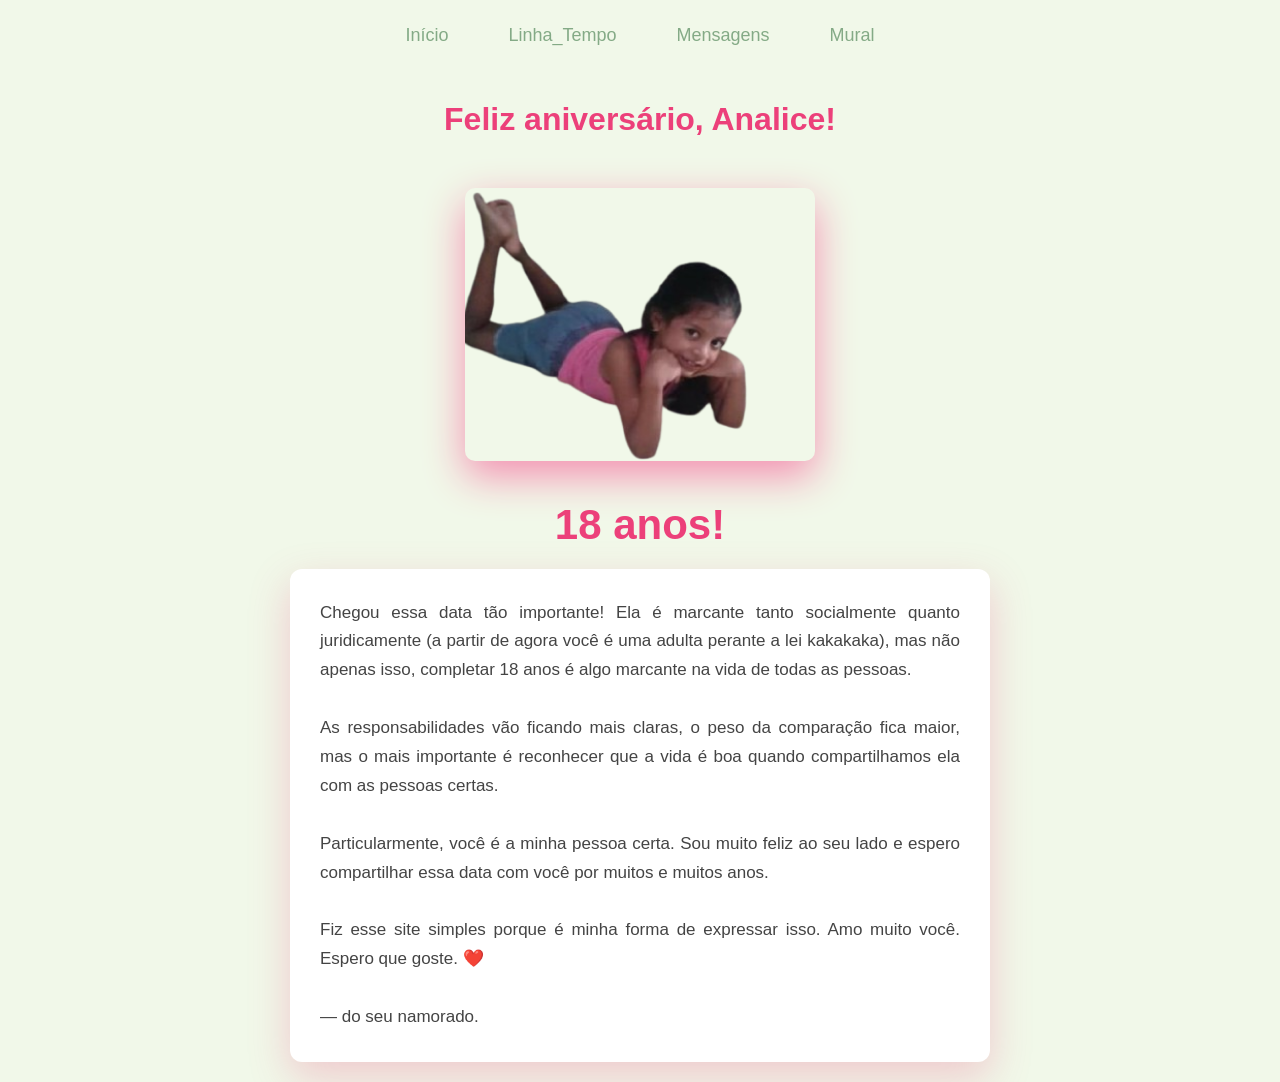
<file: index.html>
<!DOCTYPE html>
<html lang="pt-br">
<head>
    <meta charset="UTF-8">
    <meta name="viewport" content="width=device-width, initial-scale=1.0">

    <link rel="icon" href="imagens/Captura de tela 2026-03-07 171534.png">
    <link rel="stylesheet" href="header.css">
    <link rel="stylesheet" href="style.css">
    <link rel="stylesheet" href="home.css">


    <title>Feliz Aniversário Lindona</title>

</head>
<body> 
   <header>
    <nav>
        <ul id="nav_list">
            <li class="nav-item active"><a href="index.html">Início</a></li>
            <li class="nav-item"><a href="linhaTempo.html">Linha_Tempo</a></li>
            <li class="nav-item"><a href="MensagensEspeciais.html">Mensagens</a></li>
            <li><a href="mural.html">Mural</a></li>
        </ul>
    </nav>
</header>


<main>

    <h1 class="titulo-aniversario">Feliz aniversário, Analice!</h1> 

    <section id="home">
        <img src="imagens/Analice deitada.png" alt="">
    </section>


    <section class="mensagem-container">

    <h1 id="titulo-18">18 anos!</h1>

    <section id="texto-principal">
        <p>
        Chegou essa data tão importante! Ela é marcante tanto socialmente quanto juridicamente 
        (a partir de agora você é uma adulta perante a lei kakakaka), mas não apenas isso, 
        completar 18 anos é algo marcante na vida de todas as pessoas.  

        <br><br>

        As responsabilidades vão ficando mais claras, o peso da comparação fica maior, 
        mas o mais importante é reconhecer que a vida é boa quando compartilhamos ela 
        com as pessoas certas.

        <br><br>

        Particularmente, você é a minha pessoa certa. Sou muito feliz ao seu lado e espero 
        compartilhar essa data com você por muitos e muitos anos.

        <br><br>

        Fiz esse site simples porque é minha forma de expressar isso.  
        Amo muito você. Espero que goste. ❤️  
        <br><br>
        — do seu namorado.
        </p>
    </section>

</section>
</main>





</body>
</html>
</file>
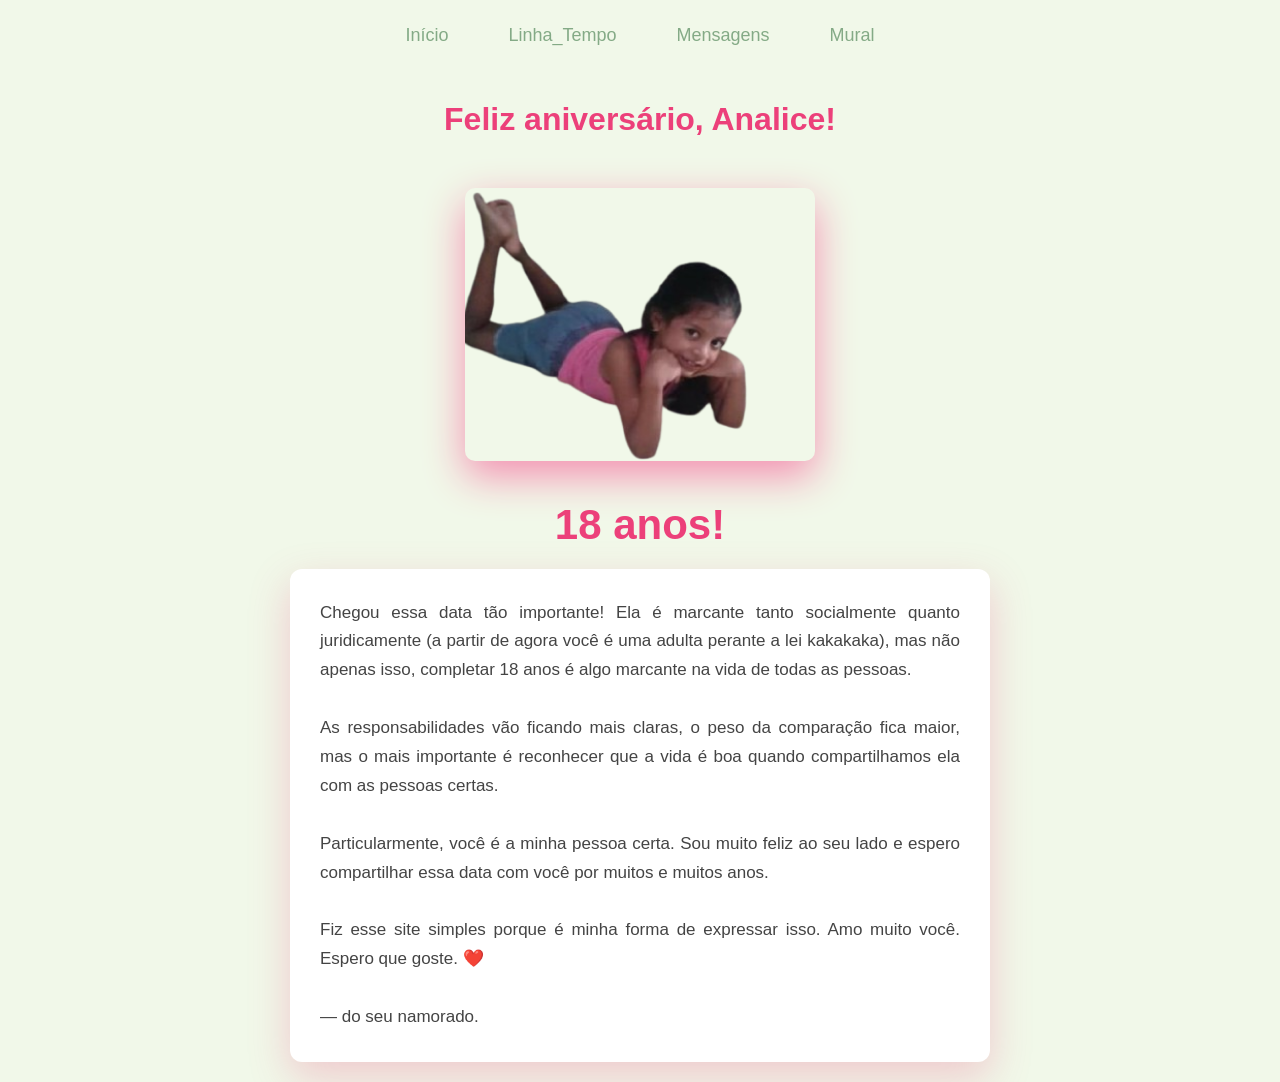
<file: home.html>
<!DOCTYPE html>
<html lang="pt-br">
<head>
    <meta charset="UTF-8">
    <meta name="viewport" content="width=device-width, initial-scale=1.0">

    <link rel="icon" href="imagens/Captura de tela 2026-03-07 171534.png">
    <link rel="stylesheet" href="header.css">
    <link rel="stylesheet" href="style.css">
    <link rel="stylesheet" href="home.css">


    <title>Feliz Aniversário Lindona</title>

</head>
<body> 
   <header>
    <nav>
        <ul id="nav_list">
            <li class="nav-item active"><a href="home.html">Início</a></li>
            <li class="nav-item"><a href="linhaTempo.html">Linha_Tempo</a></li>
            <li class="nav-item"><a href="MensagensEspeciais.html">Mensagens</a></li>
            <li><a href="mural.html">Mural</a></li>
        </ul>
    </nav>
</header>


<main>

    <h1 class="titulo-aniversario">Feliz aniversário, Analice!</h1> 

    <section id="home">
        <img src="imagens/Analice deitada.png" alt="">
    </section>


    <section class="mensagem-container">

    <h1 id="titulo-18">18 anos!</h1>

    <section id="texto-principal">
        <p>
        Chegou essa data tão importante! Ela é marcante tanto socialmente quanto juridicamente 
        (a partir de agora você é uma adulta perante a lei kakakaka), mas não apenas isso, 
        completar 18 anos é algo marcante na vida de todas as pessoas.  

        <br><br>

        As responsabilidades vão ficando mais claras, o peso da comparação fica maior, 
        mas o mais importante é reconhecer que a vida é boa quando compartilhamos ela 
        com as pessoas certas.

        <br><br>

        Particularmente, você é a minha pessoa certa. Sou muito feliz ao seu lado e espero 
        compartilhar essa data com você por muitos e muitos anos.

        <br><br>

        Fiz esse site simples porque é minha forma de expressar isso.  
        Amo muito você. Espero que goste. ❤️  
        <br><br>
        — do seu namorado.
        </p>
    </section>

</section>
</main>





</body>
</html>
</file>
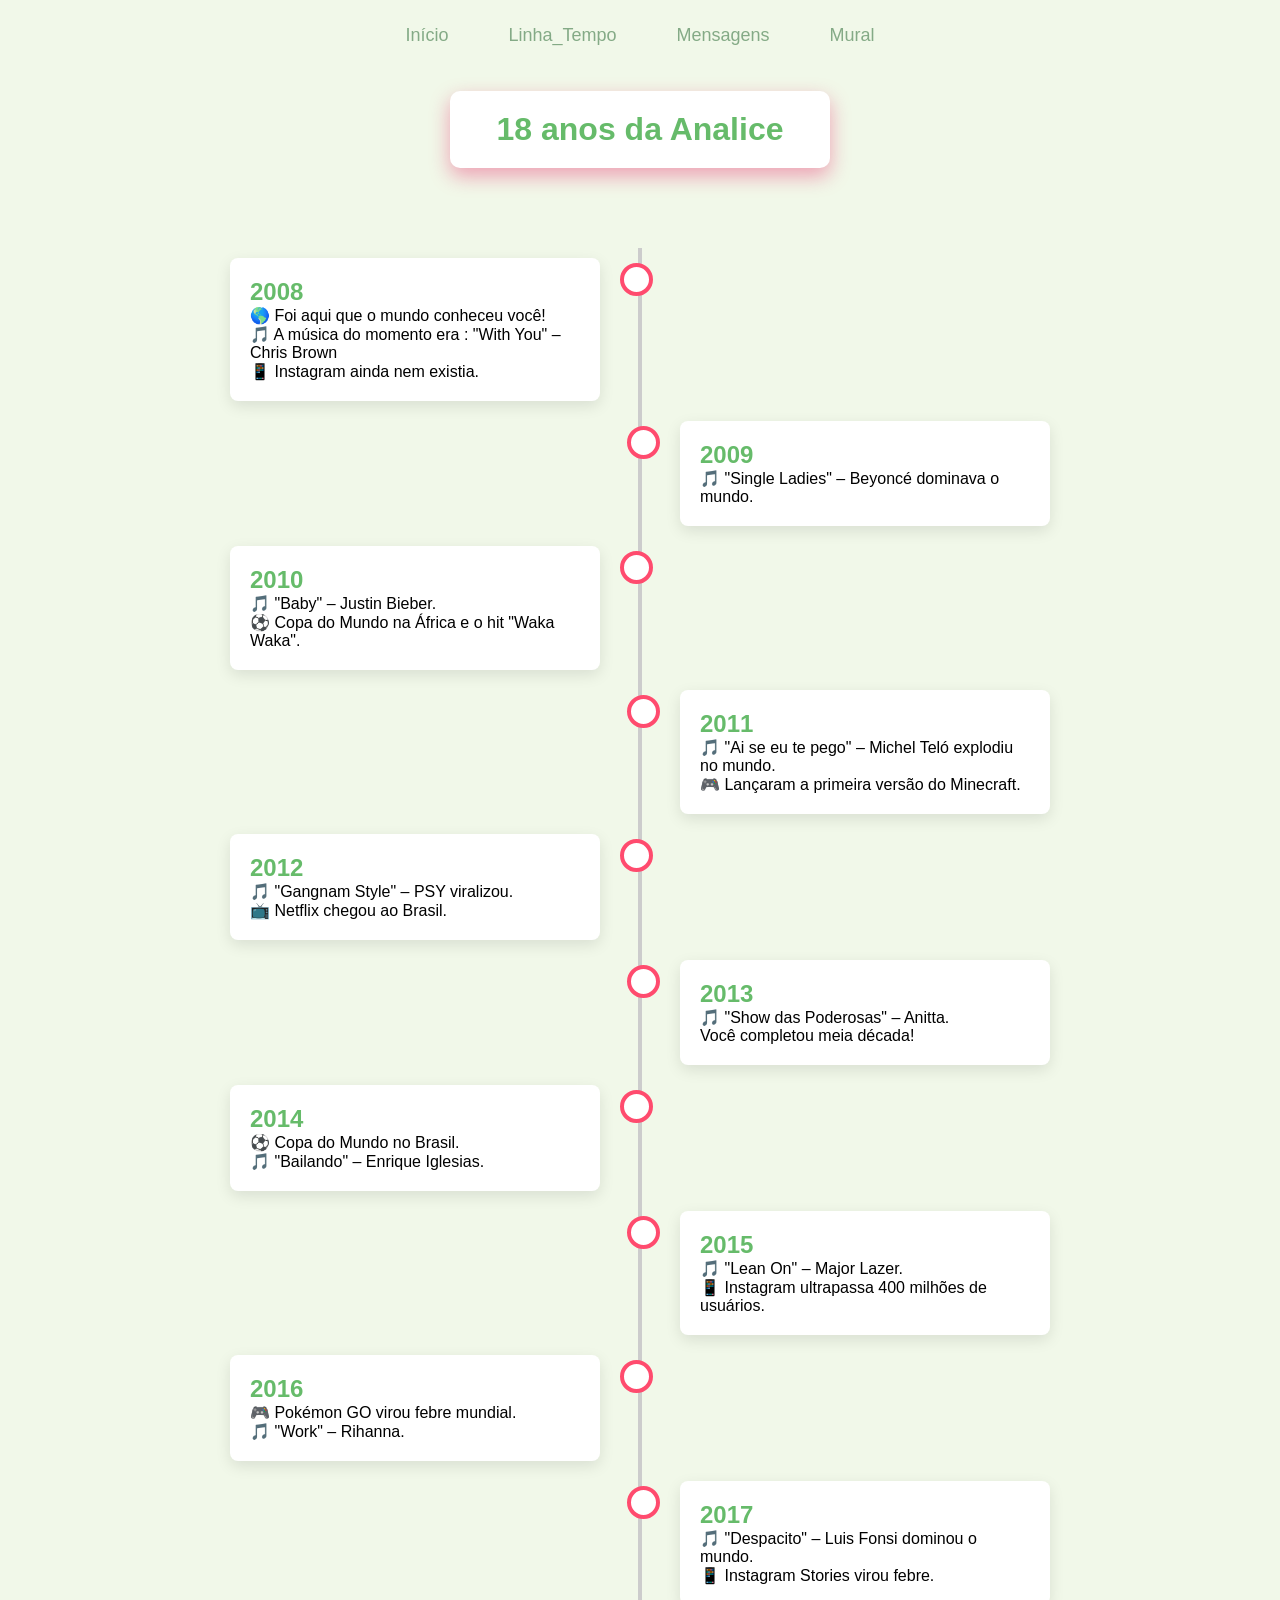
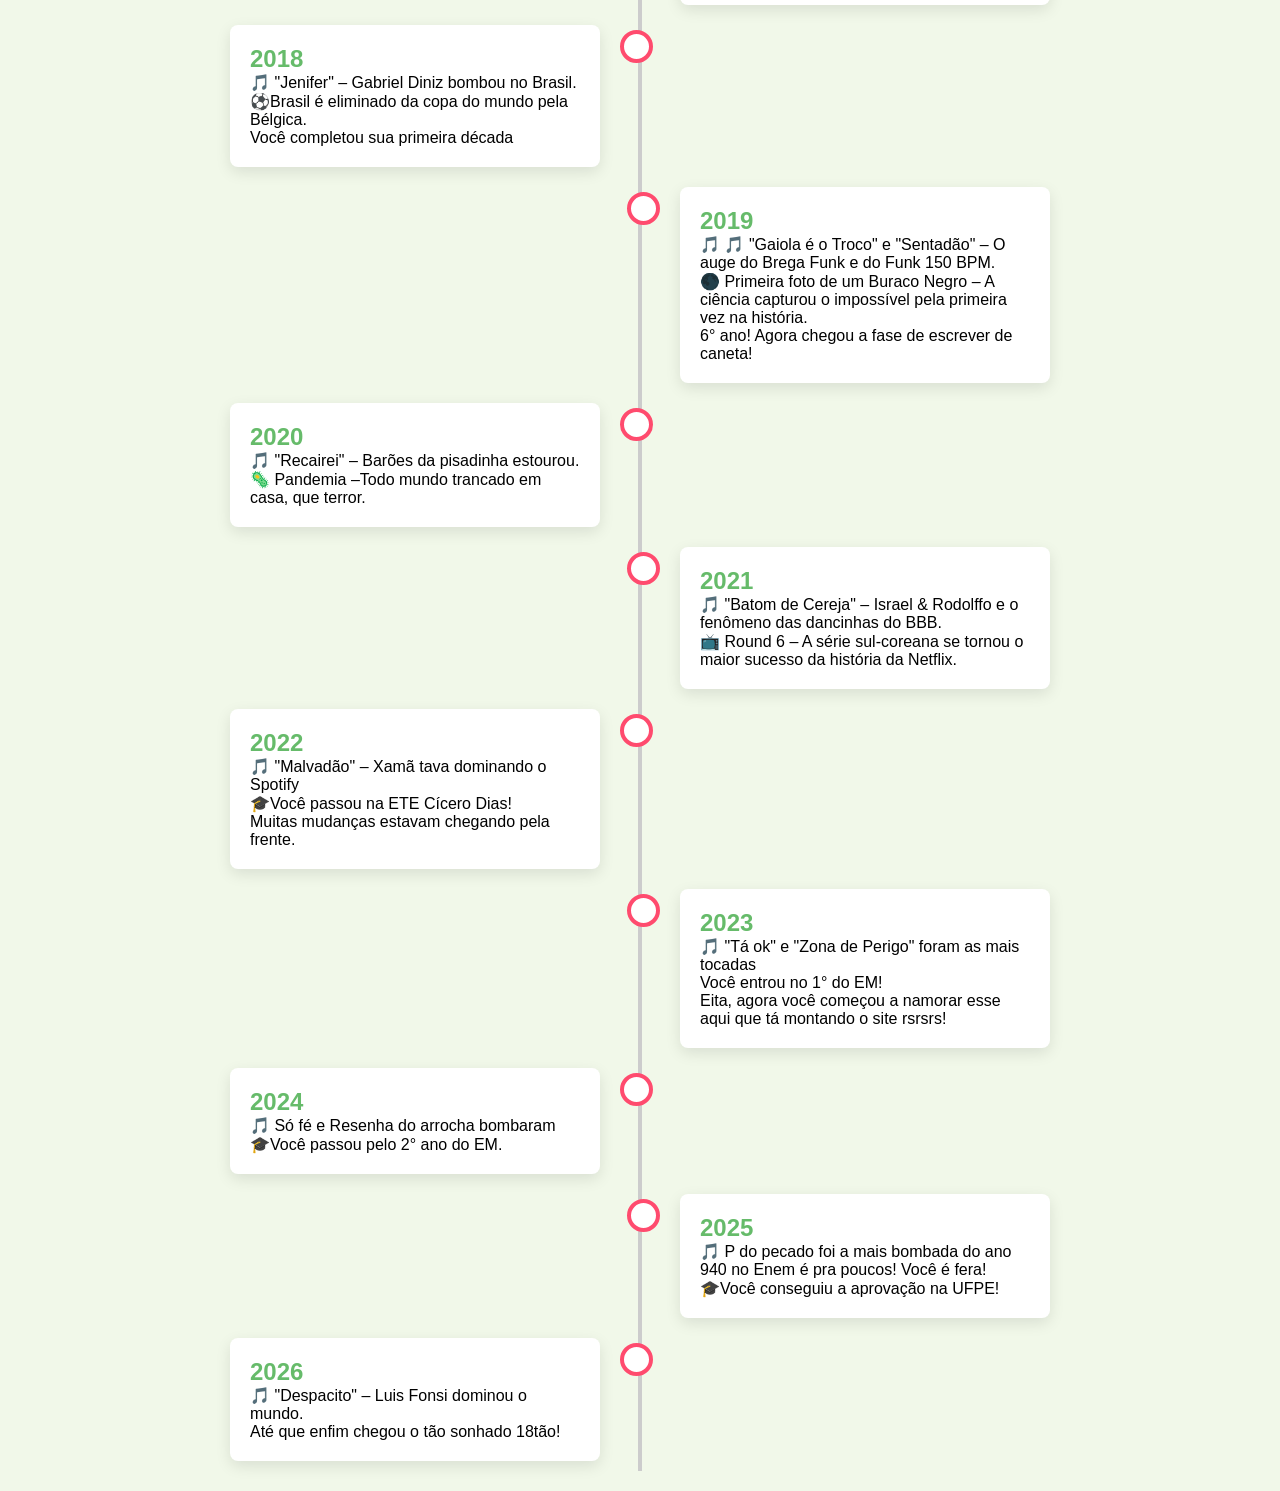
<file: linhaTempo.html>
<!DOCTYPE html>
<html lang="pt-br">
<head>
    <meta charset="UTF-8">
    <meta name="viewport" content="width=device-width, initial-scale=1.0">

    <link rel="icon" href="imagens/Captura de tela 2026-03-07 171534.png">
    <link rel="stylesheet" href="header.css">
    <link rel="stylesheet" href="style.css">
    <link rel="stylesheet" href="home.css">
    <link rel="stylesheet" href="linhadotempo.css">


    <title>Feliz Aniversário Lindona</title>

</head>
<body> 
   <header>
    <nav>
        <ul id="nav_list">
            <li class="nav-item active"><a href="index.html">Início</a></li>
            <li class="nav-item"><a href="linhaTempo.html">Linha_Tempo</a></li>
            <li class="nav-item"><a href="MensagensEspeciais.html">Mensagens</a></li>
            <li><a href="mural.html">Mural</a></li>
        </ul>
    </nav>
</header>


<main>
 

    <div class="titulo-container">
        <h1 id="Titulo">18 anos da Analice</h1>
    </div>
       <section class="timeline">

    <div class="container left">
        <div class="content">
            <h2>2008</h2>
            <p>🌎 Foi aqui que o mundo conheceu você!</p>
            <p>🎵 A música do momento era   : "With You" – Chris Brown</p>
            <p>📱 Instagram ainda nem existia.</p>
        </div>
    </div>

    <div class="container right">
        <div class="content">
            <h2>2009</h2>
            <p>🎵 "Single Ladies" – Beyoncé dominava o mundo.</p>
        </div>
    </div>

    <div class="container left">
        <div class="content">
            <h2>2010</h2>
            <p>🎵 "Baby" – Justin Bieber.</p>
            <p>⚽ Copa do Mundo na África e o hit "Waka Waka".
        </div>
    </div>

    <div class="container right">
        <div class="content">
            <h2>2011</h2>
            <p>🎵 "Ai se eu te pego" – Michel Teló explodiu no mundo.</p>
            <p>🎮 Lançaram a primeira versão do Minecraft.</p>
        </div>
    </div>

    <div class="container left">
        <div class="content">
            <h2>2012</h2>
            <p>🎵 "Gangnam Style" – PSY viralizou.</p>
            <p>📺 Netflix chegou ao Brasil.</p>
        </div>
    </div>

    <div class="container right">
        <div class="content">
            <h2>2013</h2>
            <p>🎵 "Show das Poderosas" – Anitta.</p>
            <p>   Você completou meia década!</p>
        </div>
    </div>

    <div class="container left">
        <div class="content">
            <h2>2014</h2>
            <p>⚽ Copa do Mundo no Brasil.</p>
            <p>🎵 "Bailando" – Enrique Iglesias.</p>
        </div>
    </div>

    <div class="container right">
        <div class="content">
            <h2>2015</h2>
            <p>🎵 "Lean On" – Major Lazer.</p>
            <p>📱 Instagram ultrapassa 400 milhões de usuários.</p>
        </div>
    </div>

    <div class="container left">
        <div class="content">
            <h2>2016</h2>
            <p>🎮 Pokémon GO virou febre mundial.</p>
            <p>🎵 "Work" – Rihanna.</p>
        </div>
    </div>

    <div class="container right">
        <div class="content">
            <h2>2017</h2>
            <p>🎵 "Despacito" – Luis Fonsi dominou o mundo.</p>
            <p>📱 Instagram Stories virou febre.</p>
        </div>
    </div>

    <div class="container left">
        <div class="content">
            <h2>2018</h2>
            <p>🎵 "Jenifer" – Gabriel Diniz bombou no Brasil.</p>
            <p>⚽Brasil é eliminado da copa do mundo pela Bélgica.</p>
            <p>Você completou sua primeira década</p>
        </div>
    </div>


    <div class="container right">
        <div class="content">
            <h2>2019</h2>
            <p>🎵 🎵 "Gaiola é o Troco" e "Sentadão" – O auge do Brega Funk e do Funk 150 BPM.</p>
            <p>🌑 Primeira foto de um Buraco Negro – A ciência capturou o impossível pela primeira vez na história.</p>
            <p>6° ano! Agora chegou a fase de escrever de caneta!</p>
        </div>
    </div>


    <div class="container left">
        <div class="content">
            <h2>2020</h2>
            <p>🎵 "Recairei" – Barões da pisadinha estourou.</p>
            <p>🦠 Pandemia –Todo mundo trancado em casa, que terror.</p>
        </div>
    </div>


    <div class="container right">
        <div class="content">
            <h2>2021</h2>
            <p>🎵 "Batom de Cereja" – Israel & Rodolffo e o fenômeno das dancinhas do BBB.</p>
            <p>📺 Round 6 – A série sul-coreana se tornou o maior sucesso da história da Netflix.</p>
        </div>
    </div>


    <div class="container left">
        <div class="content">
            <h2>2022</h2>
            <p>🎵 "Malvadão" – Xamã tava dominando o Spotify</p>
            <p>🎓Você passou na ETE Cícero Dias!</p>
            <p>Muitas mudanças estavam chegando pela frente.</p>
        </div>
    </div>


    <div class="container right">
        <div class="content">
            <h2>2023</h2>
            <p>🎵 "Tá ok" e "Zona de Perigo" foram as mais tocadas</p>
            <p>Você entrou no 1° do EM!</p>
            <p>Eita, agora você começou a namorar esse aqui que tá montando o site rsrsrs!</p>
        </div>
    </div>


    <div class="container left">
        <div class="content">
            <h2>2024</h2>
            <p>🎵 Só fé e Resenha do arrocha bombaram</p>
            <p>🎓Você passou pelo 2° ano do EM.</p>
        </div>
    </div>


    <div class="container right">
        <div class="content">
            <h2>2025</h2>
            <p>🎵 P do pecado foi a mais bombada do ano</p>
            <p>940 no Enem é pra poucos! Você é fera!</p>
            <p>🎓Você conseguiu a aprovação na UFPE!</p>
        </div>
    </div>


    <div class="container left">
        <div class="content">
            <h2>2026</h2>
            <p>🎵 "Despacito" – Luis Fonsi dominou o mundo.</p>
            <p>Até que enfim chegou o tão sonhado 18tão!</p>
        </div>
    </div>



</section>


</main>





</body>
</html>
</file>
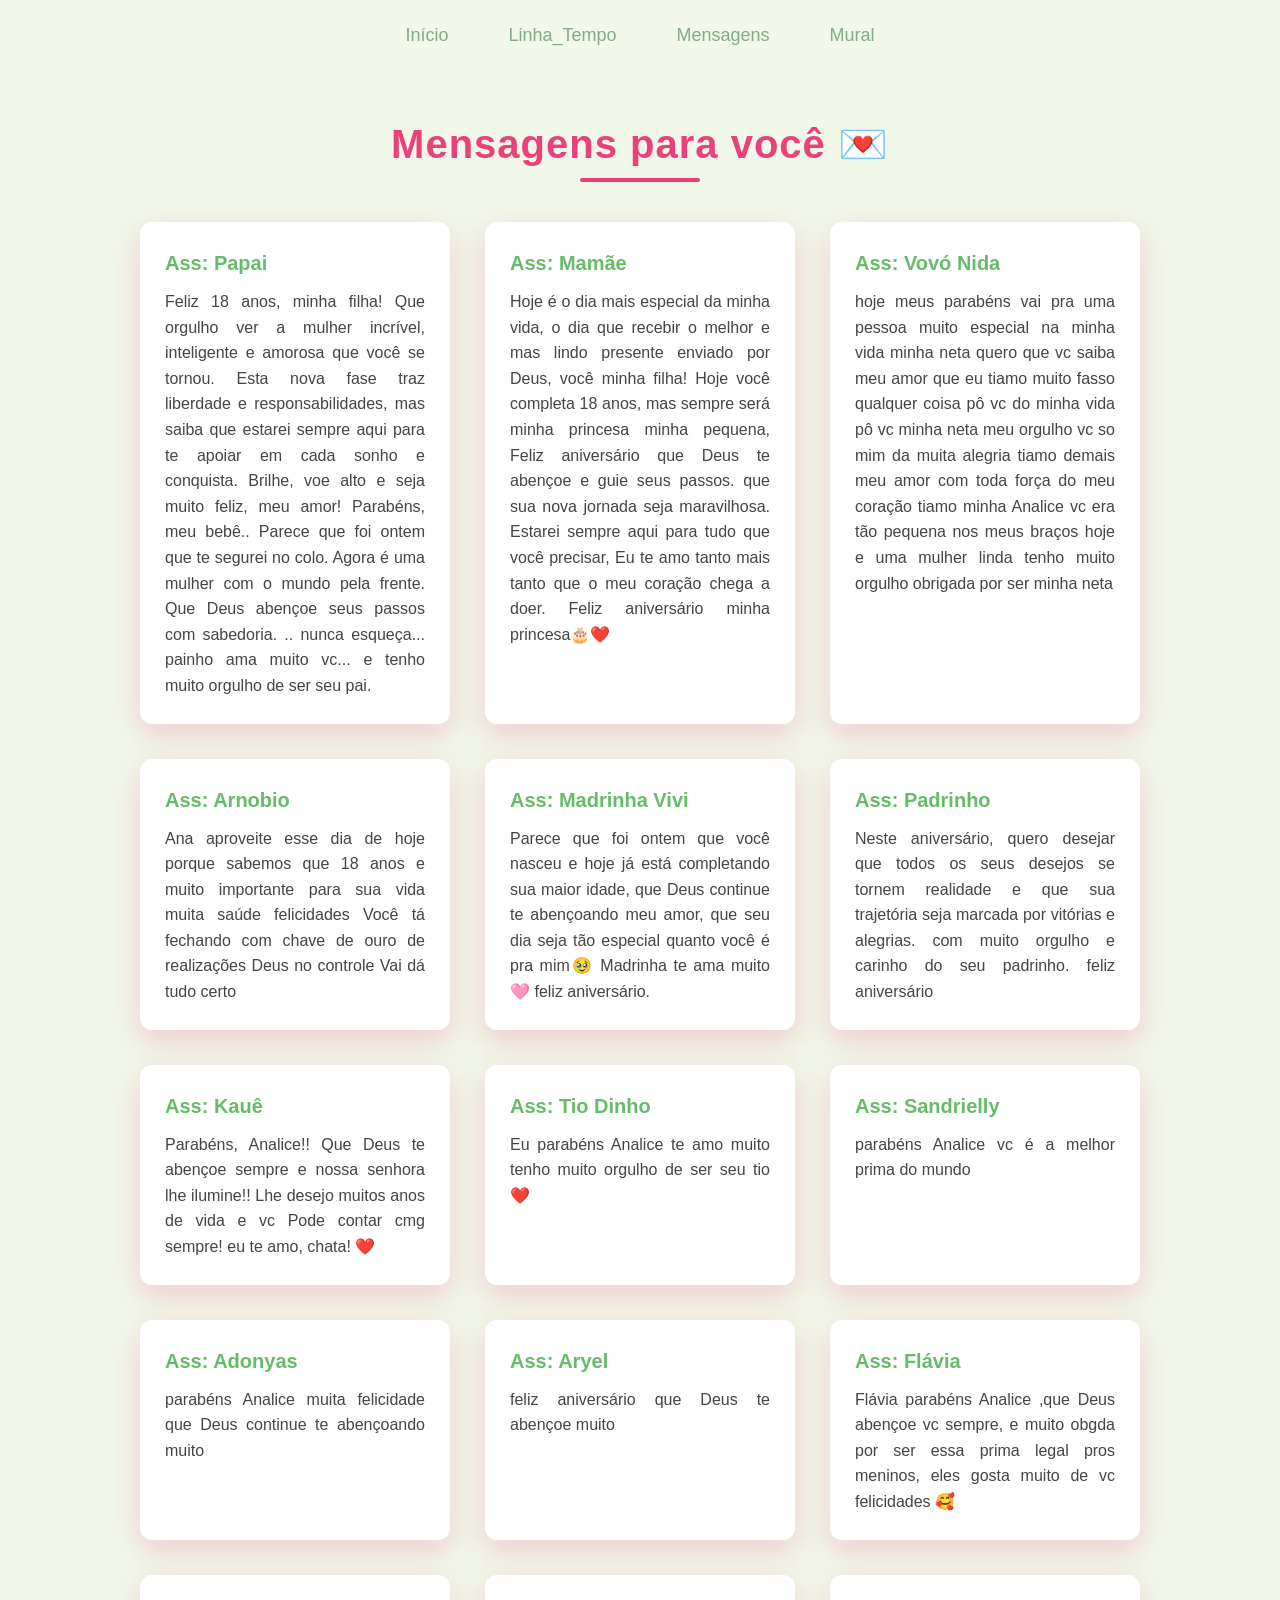
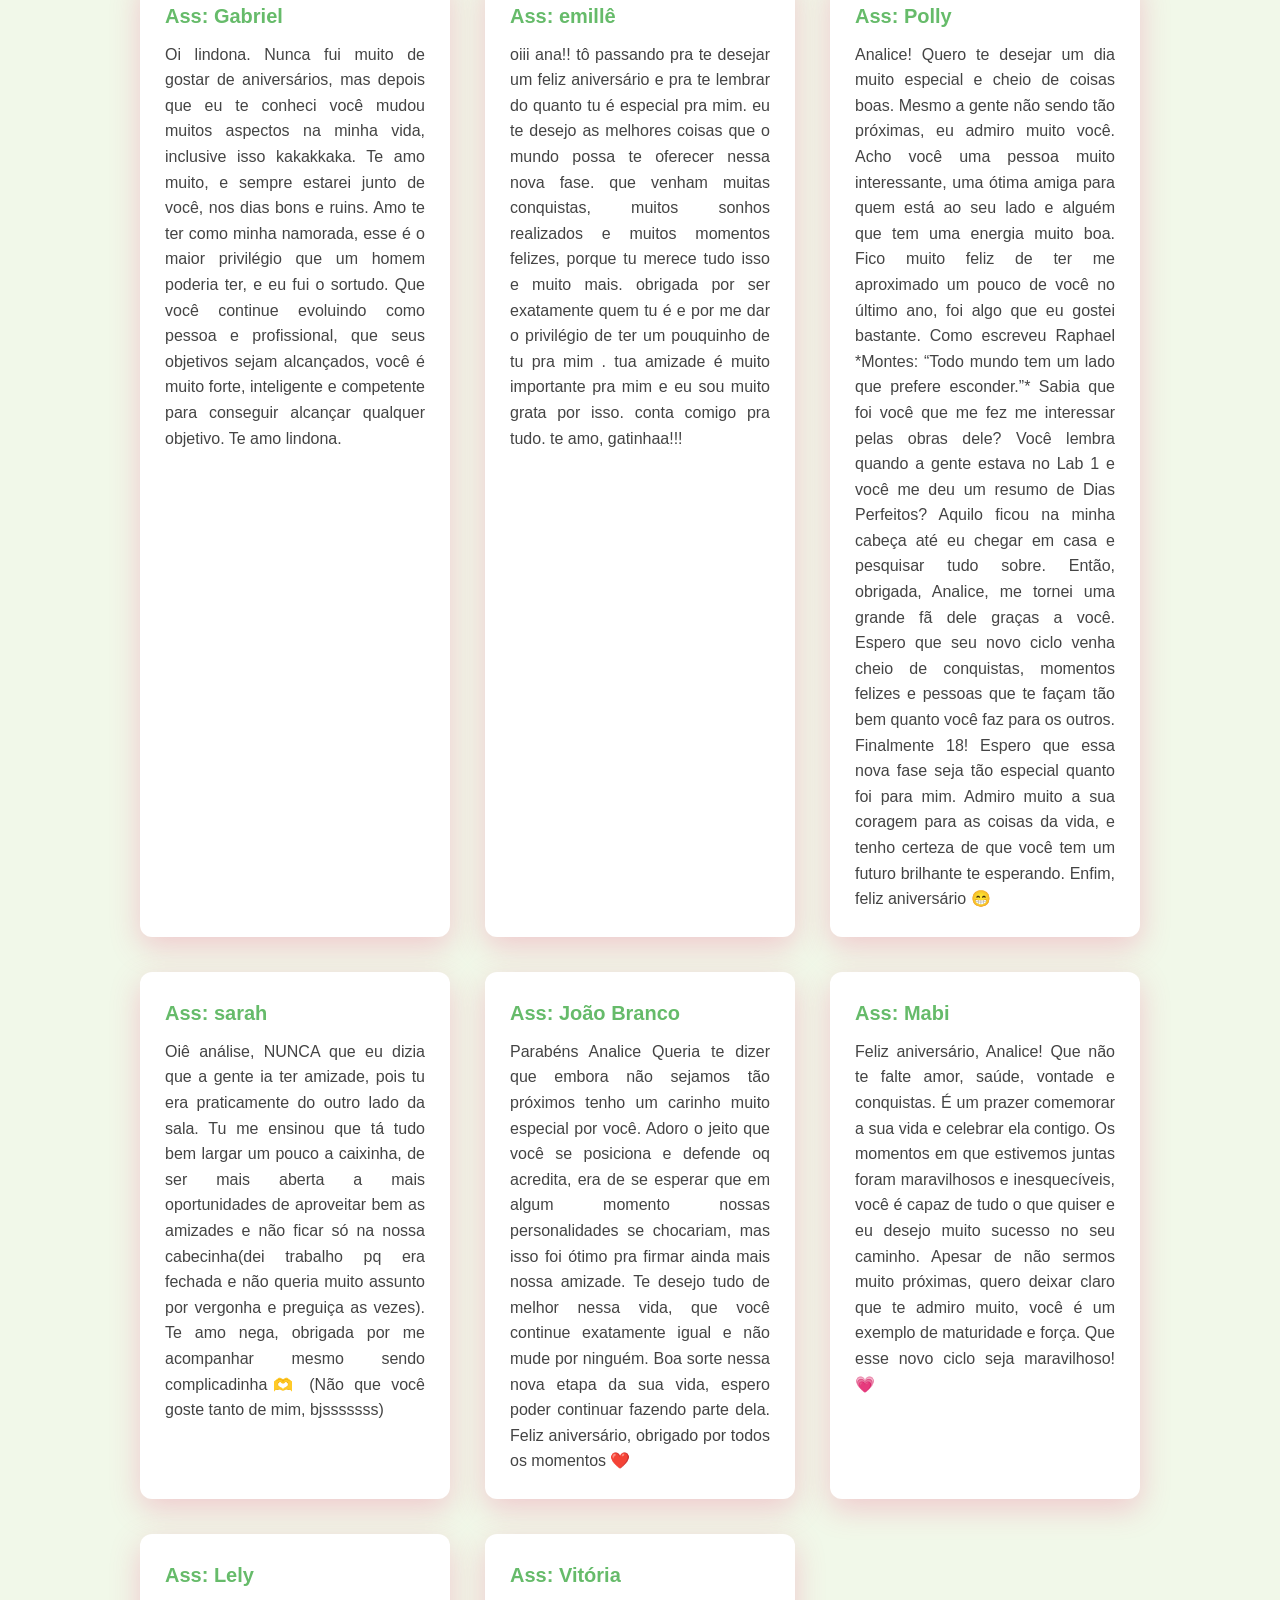
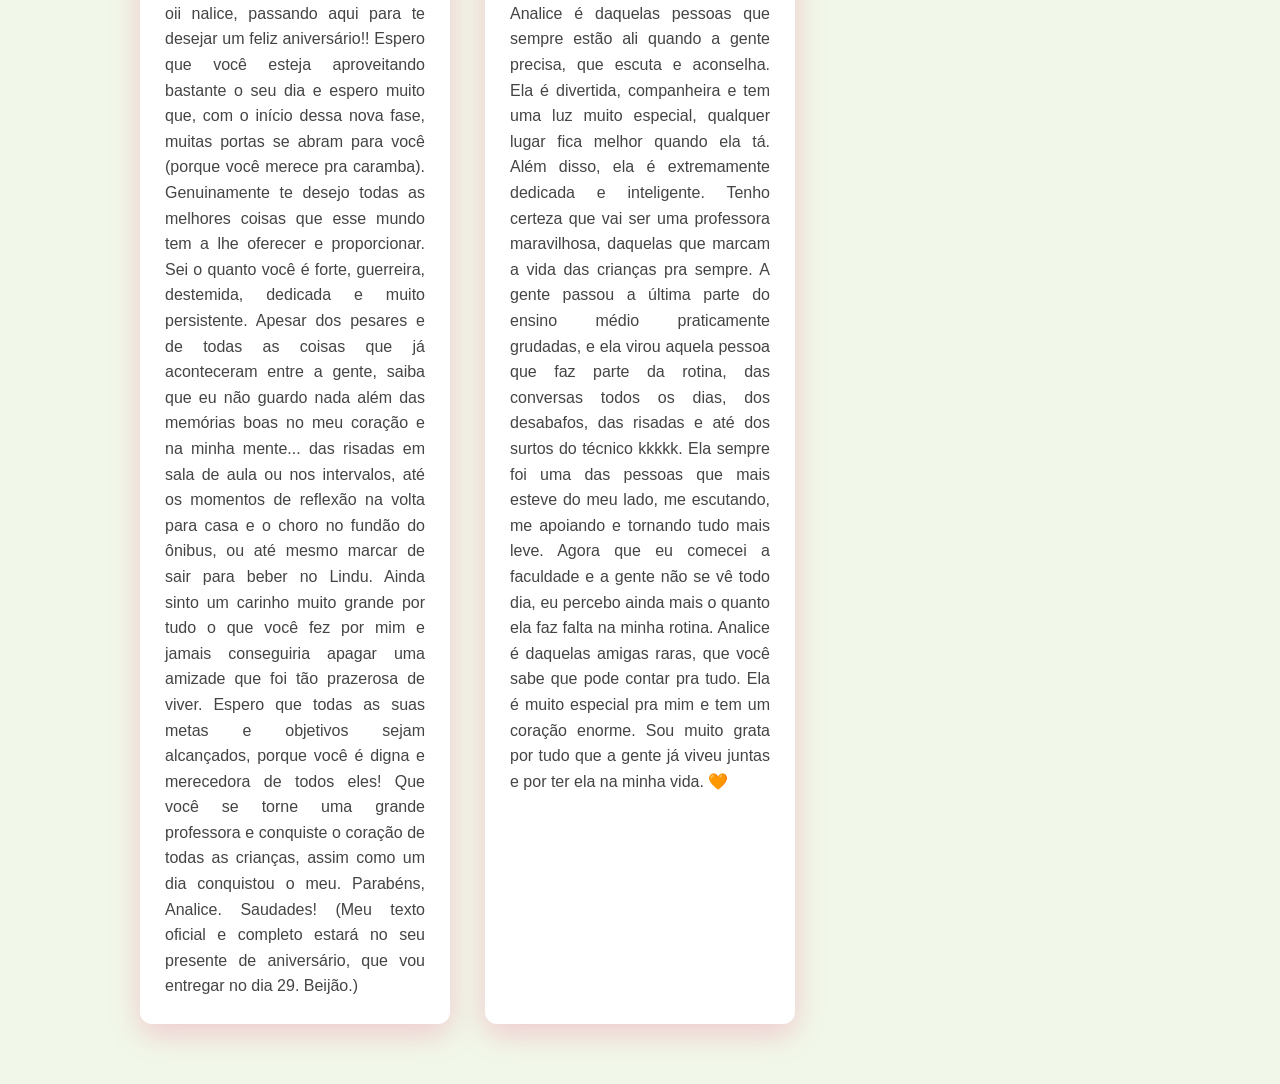
<file: MensagensEspeciais.html>
<!DOCTYPE html>
<html lang="pt-br">
<head>
    <meta charset="UTF-8">
    <meta name="viewport" content="width=device-width, initial-scale=1.0">

    <link rel="icon" href="imagens/Captura de tela 2026-03-07 171534.png">
    <link rel="stylesheet" href="header.css">
    <link rel="stylesheet" href="style.css">
    <link rel="stylesheet" href="home.css">
    <link rel="stylesheet" href="mensagens.css">


    <title>Feliz Aniversário Lindona</title>

</head>
<body> 
   <header>
    <nav>
        <ul id="nav_list">
            <li class="nav-item active"><a href="index.html">Início</a></li>
            <li class="nav-item"><a href="linhaTempo.html">Linha_Tempo</a></li>
            <li class="nav-item"><a href="MensagensEspeciais.html">Mensagens</a></li>
            <li><a href="mural.html">Mural</a></li>
        </ul>
    </nav>
</header>

<main>

<h1 class="titulo-mensagens">Mensagens para você 💌</h1>

<section class="mensagens-container">

<div class="card-mensagem">
<h2>Ass: Papai</h2>
<p>
Feliz 18 anos, minha filha! Que orgulho ver a mulher incrível, inteligente e amorosa que você se tornou. Esta nova fase traz liberdade e responsabilidades, mas saiba que estarei sempre aqui para te apoiar em cada sonho e conquista. Brilhe, voe alto e seja muito feliz, meu amor! Parabéns, meu bebê.. Parece que foi ontem que te segurei no colo. Agora é uma mulher com o mundo pela frente. Que Deus abençoe seus passos com sabedoria. .. nunca esqueça... painho ama muito vc... e tenho muito orgulho de ser seu pai.
</p>
</div>

<div class="card-mensagem">
<h2>Ass: Mamãe</h2>
<p>
Hoje é o dia mais especial da minha vida, o dia que recebir o melhor e mas lindo presente enviado por Deus, você minha filha! Hoje você completa 18 anos, mas sempre será minha princesa minha pequena, Feliz aniversário  que Deus te abençoe e guie seus passos. que sua nova jornada seja maravilhosa. Estarei sempre aqui para tudo que você precisar, Eu te amo tanto mais tanto que o meu coração chega a doer. Feliz aniversário minha princesa🎂❤️
</p>
</div>

<div class="card-mensagem">
<h2>Ass: Vovó Nida</h2>
<p>
hoje meus parabéns vai pra uma pessoa muito especial na minha vida minha neta quero que vc saiba meu amor que eu tiamo muito fasso qualquer coisa pô vc do minha vida pô vc minha neta meu orgulho vc so mim da muita alegria tiamo demais meu amor com toda força do meu coração tiamo minha Analice  vc era tão pequena nos meus braços hoje e uma mulher linda tenho muito orgulho obrigada por ser minha neta
</p>
</div>

<div class="card-mensagem">
<h2>Ass: Arnobio</h2>
<p>
Ana aproveite esse dia de hoje porque sabemos que 18 anos e muito importante para sua vida muita saúde felicidades 
Você tá fechando com chave de ouro de realizações 
Deus no controle 
Vai dá tudo certo
</p>
</div>


<div class="card-mensagem">
<h2>Ass: Madrinha Vivi</h2>
<p>
Parece que foi ontem que você nasceu e hoje já está completando sua maior idade, que Deus continue te abençoando meu amor, que seu dia seja tão especial quanto você é pra mim🥹 Madrinha te ama muito 🩷 feliz aniversário.
</p>
</div>
<div class="card-mensagem">
<h2>Ass: Padrinho</h2>
<p>
Neste aniversário, quero desejar que todos os seus desejos se tornem realidade e que sua trajetória seja marcada por vitórias e alegrias. com muito orgulho e carinho do seu padrinho. feliz aniversário
</p>
</div>

<div class="card-mensagem">
<h2>Ass: Kauê</h2>
<p>
Parabéns, Analice!! Que Deus te abençoe sempre e nossa senhora lhe ilumine!! Lhe desejo muitos anos de vida e vc Pode contar cmg sempre! eu te amo, chata! ❤️
</p>
</div>

<div class="card-mensagem">
<h2>Ass: Tio Dinho</h2>
<p>
Eu parabéns Analice te amo muito tenho muito orgulho de ser seu tio ❤️
</p>
</div>

<div class="card-mensagem">
<h2>Ass: Sandrielly</h2>
<p>
parabéns Analice vc é a melhor prima do mundo
</p>
</div>

<div class="card-mensagem">
<h2>Ass: Adonyas</h2>
<p>
parabéns Analice muita felicidade que Deus continue te abençoando muito</p>
</div>

<div class="card-mensagem">
<h2>Ass: Aryel</h2>
<p>
feliz aniversário que Deus te abençoe muito</p>
</div>

<div class="card-mensagem">
<h2>Ass: Flávia</h2>
<p>
Flávia parabéns Analice ,que Deus abençoe vc sempre, e muito obgda por ser essa prima legal pros meninos, eles gosta muito de vc felicidades 🥰
</p>
</div>


<div class="card-mensagem">
<h2>Ass: Gabriel</h2>
<p>
Oi lindona. Nunca fui muito de gostar de aniversários, mas depois que eu te conheci você mudou muitos aspectos na minha vida, inclusive isso kakakkaka. Te amo muito, e sempre estarei junto de você, nos dias bons e ruins. Amo te ter como minha namorada, esse é o maior privilégio que um homem poderia ter, e eu fui o sortudo. Que você continue evoluindo como pessoa e profissional, que seus objetivos sejam alcançados, você é muito forte, inteligente e competente para conseguir alcançar qualquer objetivo. Te amo lindona.
</p>
</div>

<div class="card-mensagem">
<h2>Ass: emillê</h2>
<p>
oiii ana!! tô passando pra te desejar um feliz aniversário e pra te lembrar do quanto tu é especial pra mim.

eu te desejo as melhores coisas que o mundo possa te oferecer nessa nova fase. que venham muitas conquistas, muitos sonhos realizados e muitos momentos felizes, porque tu merece tudo isso e muito mais.

obrigada por ser exatamente quem tu é e por me dar o privilégio de ter um pouquinho de tu pra mim . tua amizade é muito importante pra mim e eu sou muito grata por isso. conta comigo pra tudo.

te amo, gatinhaa!!!
</p>
</div>

<div class="card-mensagem">
<h2>Ass: Polly</h2>
<p>
Analice!
Quero te desejar um dia muito especial e cheio de coisas boas. Mesmo a gente não sendo tão próximas, eu admiro muito você. Acho  você uma pessoa muito interessante, uma ótima amiga para quem está ao seu lado e alguém que tem uma energia muito boa.
Fico muito feliz de ter me aproximado um pouco de você no último ano, foi algo que eu gostei bastante.
Como escreveu Raphael *Montes: “Todo mundo tem um lado que prefere esconder.”*
Sabia que foi você que me fez me interessar pelas obras dele? Você lembra quando a gente estava no Lab 1 e você me deu um resumo de Dias Perfeitos? Aquilo ficou na minha cabeça até eu chegar em casa e pesquisar tudo sobre. Então, obrigada, Analice, me tornei uma grande fã dele graças a você.
Espero que seu novo ciclo venha cheio de conquistas, momentos felizes e pessoas que te façam tão bem quanto você faz para os outros. Finalmente 18! Espero que essa nova fase seja tão especial quanto foi  para mim.
Admiro muito a sua coragem para as coisas da vida, e tenho certeza de que você tem um futuro brilhante te esperando. Enfim, feliz aniversário 😁
</p>
</div>

<div class="card-mensagem">
<h2>Ass: sarah</h2>
<p>
Oiê análise, NUNCA que eu dizia que a gente ia ter amizade, pois tu era praticamente do outro lado da sala. Tu me ensinou que tá tudo bem largar um pouco a caixinha, de ser mais aberta a mais oportunidades de aproveitar bem as amizades e não ficar só na nossa cabecinha(dei trabalho pq era fechada e não queria muito assunto por vergonha e preguiça as vezes). Te amo nega, obrigada por me acompanhar mesmo sendo complicadinha🫶 

(Não que você goste tanto de mim, bjsssssss)
</p>
</div>

<div class="card-mensagem">
<h2>Ass: João Branco</h2>
<p>
Parabéns Analice
Queria te dizer que embora não sejamos tão próximos tenho um carinho muito especial por você. 
Adoro o jeito que você se posiciona e defende oq acredita, era de se esperar que em algum momento nossas personalidades se chocariam, mas isso foi ótimo pra firmar ainda mais nossa amizade. Te desejo tudo de melhor nessa vida, que você continue exatamente igual e não mude por ninguém. Boa sorte nessa nova etapa da sua vida, espero poder continuar fazendo parte dela. Feliz aniversário, obrigado por todos os momentos ❤️

</p>
</div>

<div class="card-mensagem">
<h2>Ass: Mabi</h2>
<p>
Feliz aniversário, Analice! Que não te falte amor, saúde, vontade e conquistas. É um prazer comemorar a sua vida e celebrar ela contigo. Os momentos em que estivemos juntas foram maravilhosos e inesquecíveis, você é capaz de tudo o que quiser e eu desejo muito sucesso no seu caminho.  Apesar de não sermos muito próximas, quero deixar claro que te admiro muito, você é um exemplo de maturidade e força. Que esse novo ciclo seja maravilhoso! 💗

</p>
</div>

<div class="card-mensagem">
<h2>Ass: Lely</h2>
<p>
oii nalice, passando aqui para te desejar um feliz aniversário!! Espero que você esteja aproveitando bastante o seu dia e espero muito que, com o início dessa nova fase, muitas portas se abram para você (porque você merece pra caramba). Genuinamente te desejo todas as melhores coisas que esse mundo tem a lhe oferecer e proporcionar. Sei o quanto você é forte, guerreira, destemida, dedicada e muito persistente. Apesar dos pesares e de todas as coisas que já aconteceram entre a gente, saiba que eu não guardo nada além das memórias boas no meu coração e na minha mente... das risadas em sala de aula ou nos intervalos, até os momentos de reflexão na volta para casa e o choro no fundão do ônibus, ou até mesmo marcar de sair para beber no Lindu.

Ainda sinto um carinho muito grande por tudo o que você fez por mim e jamais conseguiria apagar uma amizade que foi tão prazerosa de viver. Espero que todas as suas metas e objetivos sejam alcançados, porque você é digna e merecedora de todos eles! Que você se torne uma grande professora e conquiste o coração de todas as crianças, assim como um dia conquistou o meu. Parabéns, Analice. Saudades!

(Meu texto oficial e completo estará no seu presente de aniversário, que vou entregar no dia 29. Beijão.)

</p>
</div>

<div class="card-mensagem">
<h2>Ass: Vitória</h2>
<p>
Analice é daquelas pessoas que sempre estão ali quando a gente precisa, que escuta e aconselha. Ela é divertida, companheira e tem uma luz muito especial, qualquer lugar fica melhor quando ela tá. Além disso, ela é extremamente dedicada e inteligente. Tenho certeza que vai ser uma professora maravilhosa, daquelas que marcam a vida das crianças pra sempre.
A gente passou a última parte do ensino médio praticamente grudadas, e ela virou aquela pessoa que faz parte da rotina, das conversas todos os dias, dos desabafos, das risadas e até dos surtos do técnico kkkkk. Ela sempre foi uma das pessoas que mais esteve do meu lado, me escutando, me apoiando e tornando tudo mais leve. Agora que eu comecei a faculdade e a gente não se vê todo dia, eu percebo ainda mais o quanto ela faz falta na minha rotina. Analice é daquelas amigas raras, que você sabe que pode contar pra tudo. Ela é muito especial pra mim e tem um coração enorme. Sou muito grata por tudo que a gente já viveu juntas e por ter ela na minha vida. 🧡

</p>
</div>



</section>

</main>
</file>
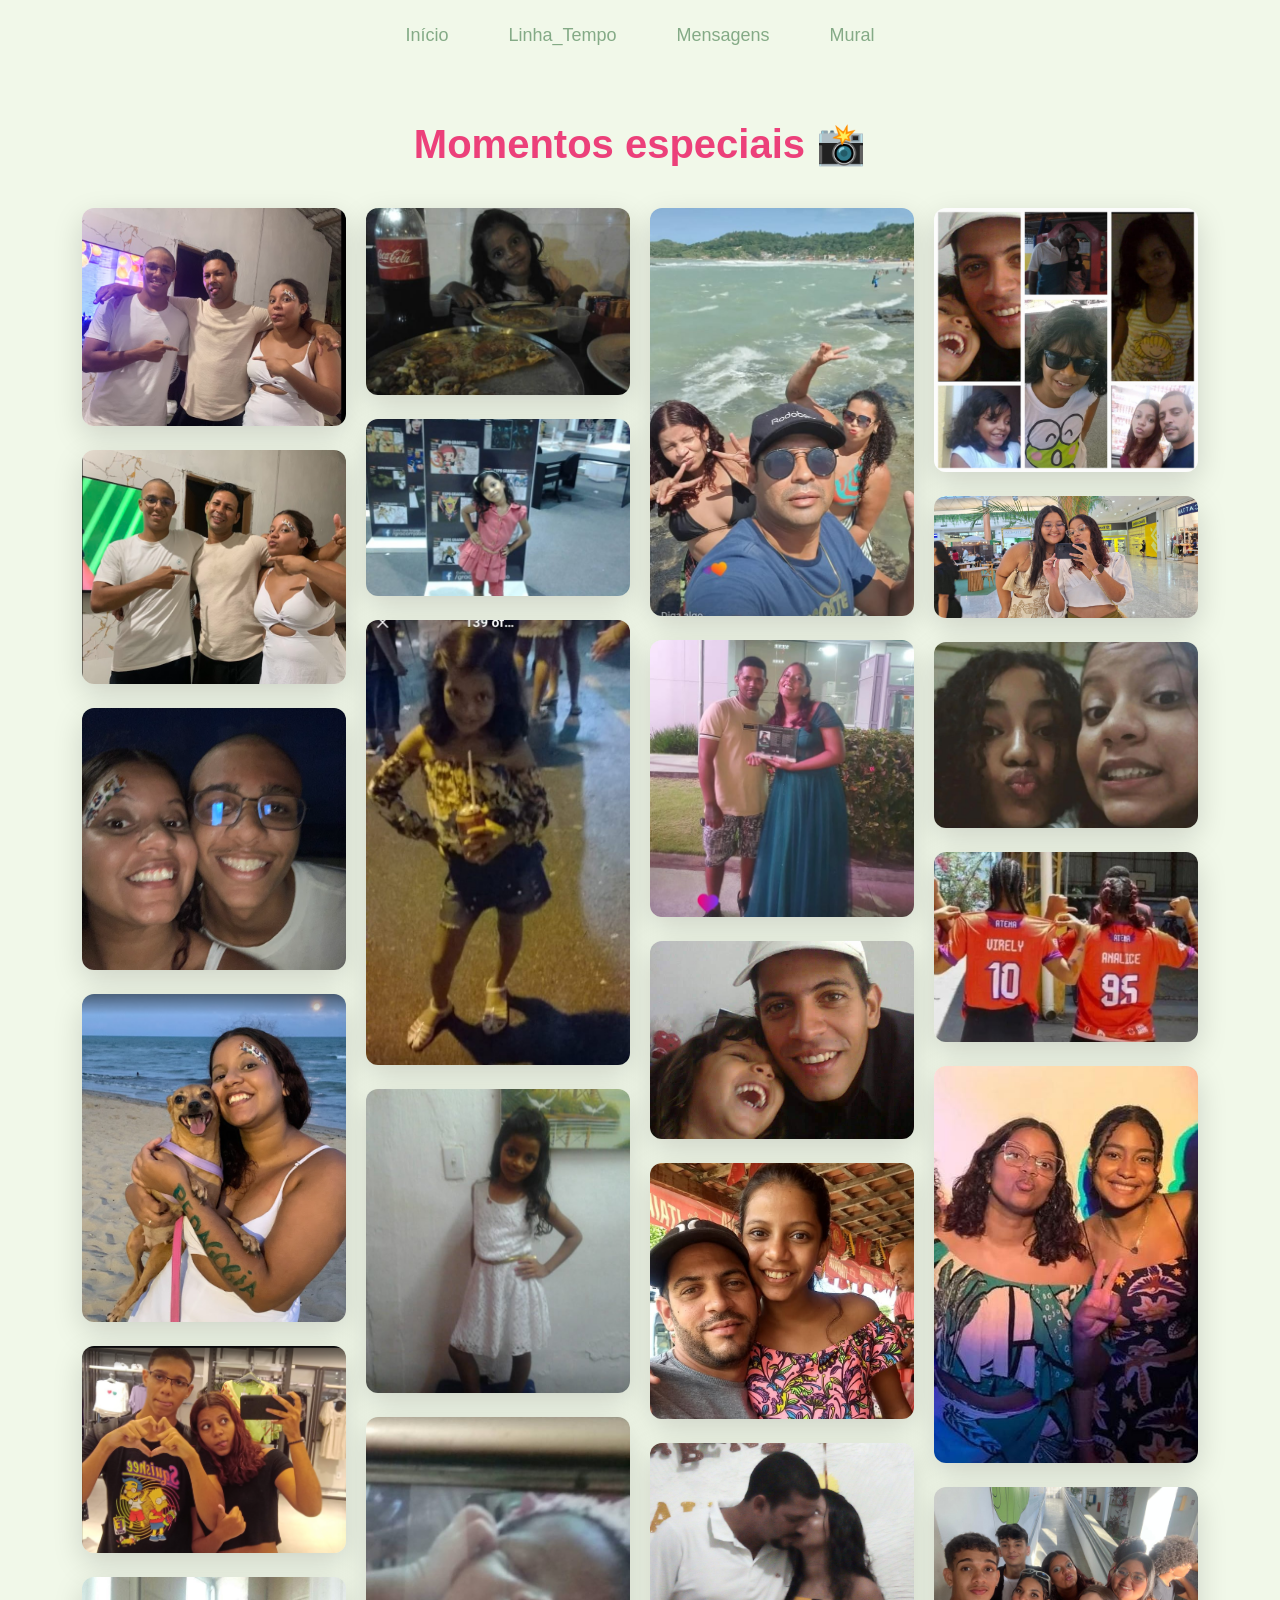
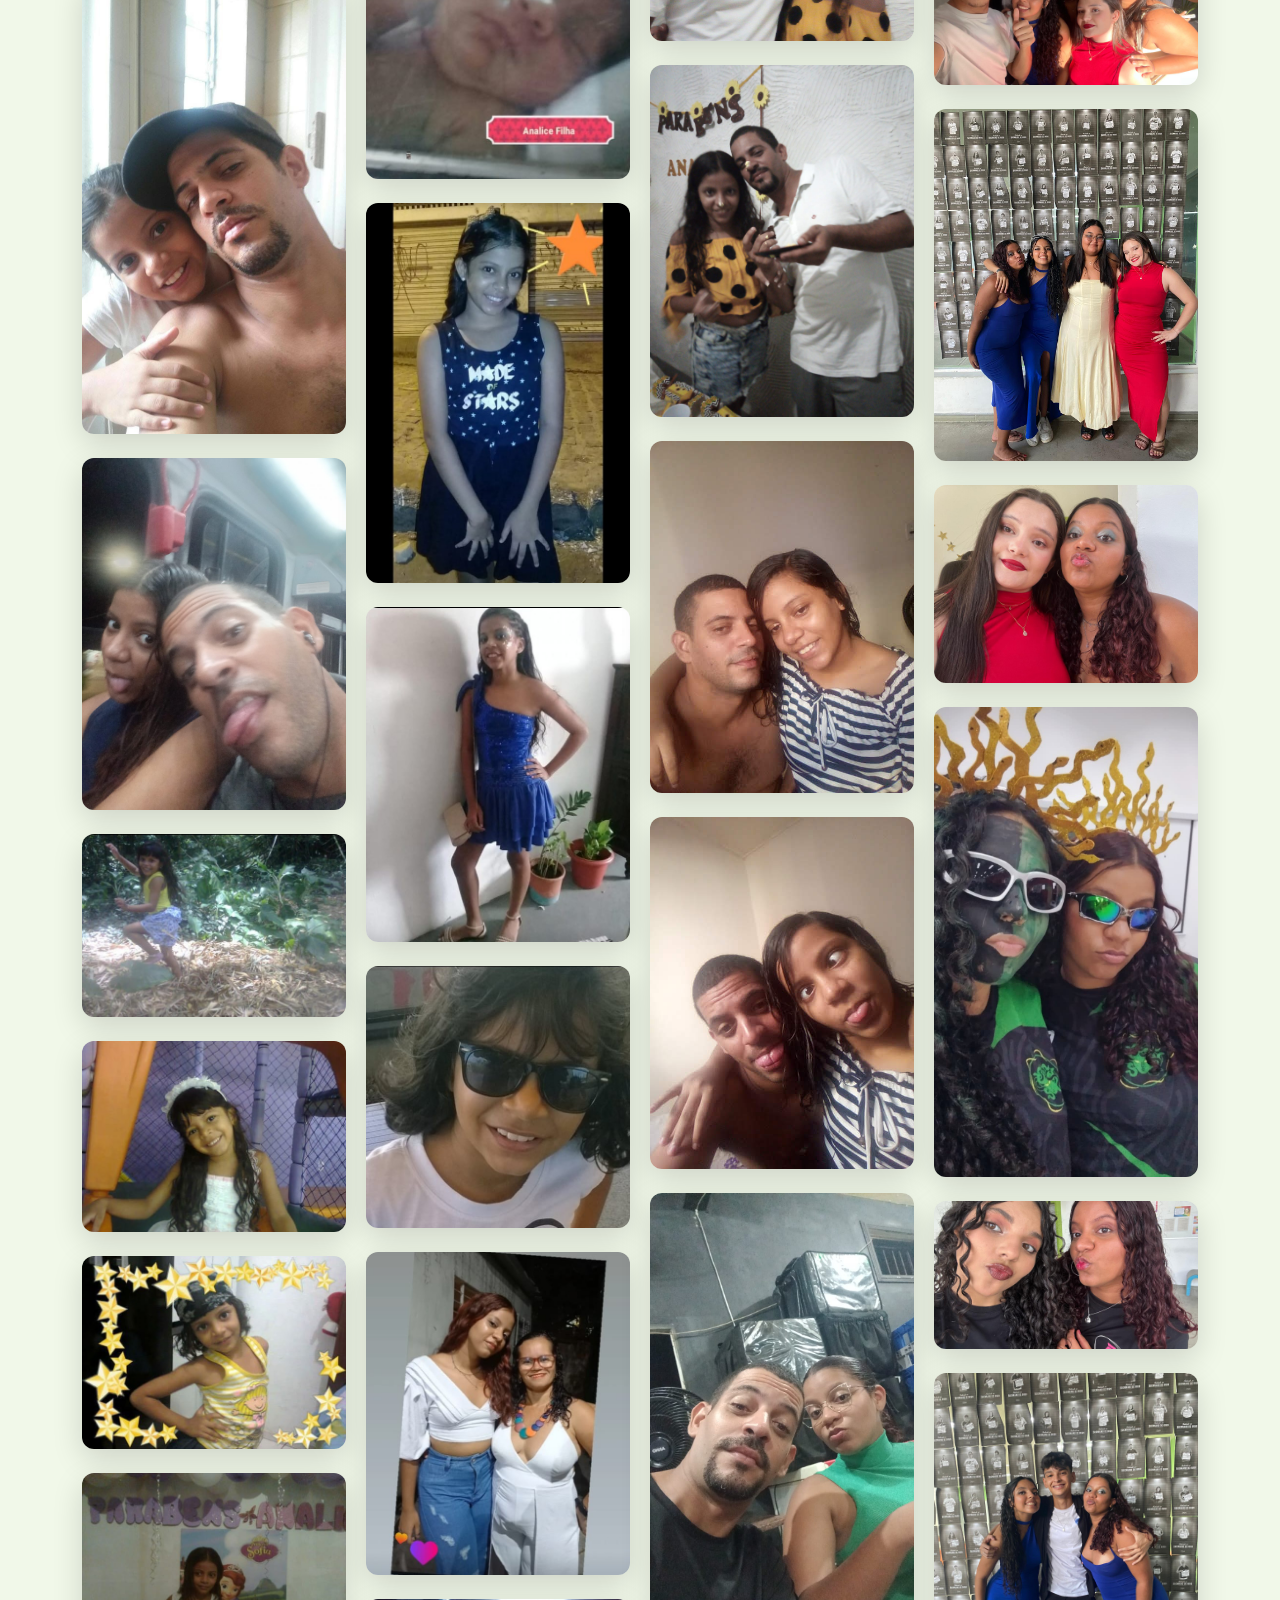
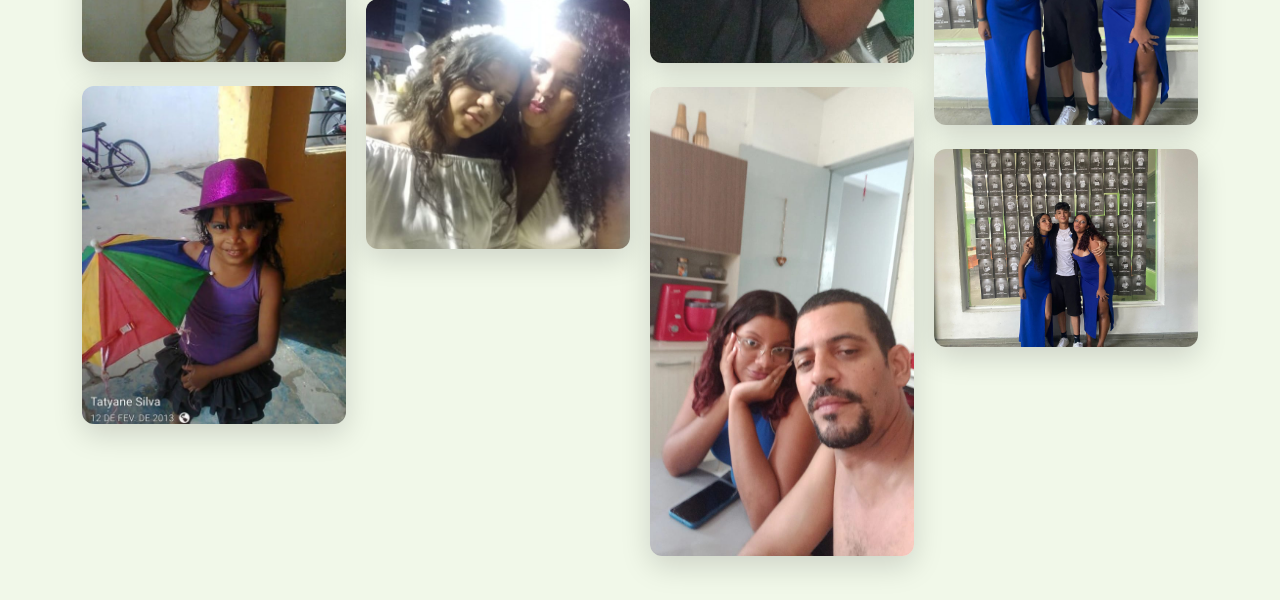
<file: mural.html>
<!DOCTYPE html>
<html lang="pt-br">

<head>
<meta charset="UTF-8">
<meta name="viewport" content="width=device-width, initial-scale=1.0">

<link rel="icon" href="imagens/Captura de tela 2026-03-07 171534.png">
<link rel="stylesheet" href="header.css">
<link rel="stylesheet" href="style.css">
<link rel="stylesheet" href="mural.css">

<title>Mural de Momentos</title>
</head>

<body>

<header>
<nav>
<ul id="nav_list">
<li><a href="index.html">Início</a></li>
<li><a href="linhaTempo.html">Linha_Tempo</a></li>
<li><a href="MensagensEspeciais.html">Mensagens</a></li>
<li><a href="mural.html">Mural</a></li>
</ul>
</nav>
</header>

<main>

<h1 class="titulo-mural">Momentos especiais 📸</h1>

<section class="mural">

<img src="imagens/Foto1.png" onclick="abrirFoto(this)">
<img src="imagens/Foto2.png" onclick="abrirFoto(this)">
<img src="imagens/Foto3.png" onclick="abrirFoto(this)">
<img src="imagens/Foto4.png" onclick="abrirFoto(this)">
<img src="imagens/Foto5.png" onclick="abrirFoto(this)">
<img src="imagens/Foto6.jpeg" onclick="abrirFoto(this)">
<img src="imagens/Foto7.jpeg" onclick="abrirFoto(this)">
<img src="imagens/Foto8.jpeg" onclick="abrirFoto(this)">
<img src="imagens/Foto9.jpeg" onclick="abrirFoto(this)">
<img src="imagens/Foto10.jpeg" onclick="abrirFoto(this)">
<img src="imagens/Foto11.jpeg" onclick="abrirFoto(this)">
<img src="imagens/Foto12.jpeg" onclick="abrirFoto(this)">
<img src="imagens/Foto13.jpeg" onclick="abrirFoto(this)">
<img src="imagens/Foto14.jpeg" onclick="abrirFoto(this)">
<img src="imagens/Foto15.jpeg" onclick="abrirFoto(this)">
<img src="imagens/Foto16.jpeg" onclick="abrirFoto(this)">
<img src="imagens/Foto17.jpeg" onclick="abrirFoto(this)">
<img src="imagens/Foto18.jpeg" onclick="abrirFoto(this)">
<img src="imagens/Foto19.jpeg" onclick="abrirFoto(this)">
<img src="imagens/Foto20.jpeg" onclick="abrirFoto(this)">
<img src="imagens/Foto21.jpeg" onclick="abrirFoto(this)">
<img src="imagens/Foto22.jpeg" onclick="abrirFoto(this)">
<img src="imagens/Foto23.jpeg" onclick="abrirFoto(this)">
<img src="imagens/Foto24.jpeg" onclick="abrirFoto(this)">
<img src="imagens/Foto 25.jpeg" onclick="abrirFoto(this)">
<img src="imagens/Foto 26.jpeg" onclick="abrirFoto(this)">
<img src="imagens/Foto 27.jpeg" onclick="abrirFoto(this)">
<img src="imagens/Foto 28.jpeg" onclick="abrirFoto(this)">
<img src="imagens/Foto 29.jpeg" onclick="abrirFoto(this)">
<img src="imagens/Foto 30.jpeg" onclick="abrirFoto(this)">
<img src="imagens/Foto 31.jpeg" onclick="abrirFoto(this)">
<img src="imagens/Foto 32.jpeg" onclick="abrirFoto(this)">
<img src="imagens/Foto 33.jpeg" onclick="abrirFoto(this)">
<img src="imagens/Foto 34.jpeg" onclick="abrirFoto(this)">
<img src="imagens/Foto 35.jpeg" onclick="abrirFoto(this)">
<img src="imagens/Foto 36.jpeg" onclick="abrirFoto(this)">
<img src="imagens/Foto 37.jpeg" onclick="abrirFoto(this)">
<img src="imagens/Foto 38.jpeg" onclick="abrirFoto(this)">
<img src="imagens/Foto 39.jpeg" onclick="abrirFoto(this)">
<img src="imagens/Foto 40.jpeg" onclick="abrirFoto(this)">
<img src="imagens/Foto 41.jpeg" onclick="abrirFoto(this)">
<img src="imagens/Foto 42.jpeg" onclick="abrirFoto(this)">
<img src="imagens/Foto 43.jpeg" onclick="abrirFoto(this)">
<img src="imagens/Foto 44.jpeg" onclick="abrirFoto(this)">


</section>

</main>

<div id="lightbox" onclick="fecharFoto()">
<img id="img-grande">
</div>

<script src="funcionalidades.js"></script>

</body>
</html>
</file>
<file: header.css>
/* Header */
header{
    width:100%;
    padding:25px 0;
    display:flex;
    justify-content:center;
}

/* Lista */
#nav_list{
    display:flex;
    list-style:none;
    gap:60px;
}

/* Links */
#nav_list a{
    text-decoration:none;
    font-size:18px;
    color:#84aa86;
    position:relative;
    transition:0.3s;
}

/* Hover */
#nav_list a:hover{
    color:#F48FB1;
}

/* Linha animada */
#nav_list a::after{
    content:"";
    position:absolute;
    left:0;
    bottom:-5px;
    width:0%;
    height:2px;
    background:#F48FB1;
    transition:0.3s;
}

#nav_list a:hover::after{
    width:100%;
}

/* RESPONSIVO */

@media (max-width:700px){

    #nav_list{
        flex-direction:column;
        align-items:center;
        gap:20px;
    }

}
</file>
<file: style.css>
body{
    background: #F1F8E9;
    font-family: Arial, Helvetica, sans-serif;
}

/* Reset */
*{
    margin:0;
    padding:0;
    box-sizing:border-box;
}

/* Container padrão */
main{
    width:100%;
    padding:20px;
}
</file>
<file: home.css>
#home{
    width:100%;
    display:flex;
    justify-content:center;
}

/* imagem */
#home img{
    width:350px;
    border-radius:10px;
    box-shadow:0 15px 40px #F48FB1;
    margin:50px auto 0 auto;
    height:auto;
    display:block;

    transition:transform 1.2s ease, box-shadow 1.2s ease;
}

.titulo-aniversario{
    align-items: center;
    text-align: center;
    margin-top: 10px;
    color: #EC407A;

}

/* hover */
#home img:hover{
    transform:scale(1.1);
    box-shadow:0 25px 60px #F48FB1;
}

/* container da mensagem */

.mensagem-container{
    width:100%;
    display:flex;
    flex-direction:column;
    align-items:center;
    margin-top:40px;
}


/* titulo 18 anos */

#titulo-18{
    font-size:42px;
    color:#EC407A;
    margin-bottom:20px;
    text-align:center;
}


/* card do texto */

#texto-principal{
    background:white;

    max-width:700px;
    padding:30px;

    border-radius:12px;

    box-shadow:0 15px 40px rgba(236,64,122,0.25);

    line-height:1.7;

    font-size:17px;

    color:#444;

    text-align:justify;
}


/* responsivo */

@media (max-width:600px){

    #texto-principal{
        width:90%;
        padding:20px;
        font-size:16px;
    }

}
</file>
<file: linhadotempo.css>
.timeline{
    position:relative;
    max-width:900px;
    margin:auto;
}

/* linha central */
.timeline::before{
    content:"";
    position:absolute;
    width:4px;
    height:100%;
    background:#ccc;
    left:50%;
    transform:translateX(-50%);
}

/* containers */
.container{
    padding:10px 40px;
    position:relative;
    width:50%;
}

/* bolinha */
.container::after{
    content:'';
    position:absolute;
    width:25px;
    height:25px;
    right:-13px;
    background:white;
    border:4px solid #ff4b6e;
    top:15px;
    border-radius:50%;
    z-index:1;
}
h2{
    color: #66BB6A;
}
/* lados */
.left{
    left:0;
}

.right{
    left:50%;
}

.right::after{
    left:-13px;
}

/* card */
.content{
    padding:20px;
    background:white;
    border-radius:8px;
    box-shadow:0 5px 15px rgba(0,0,0,0.1);
}

.titulo-container{
    display:flex;
    justify-content:center;
    margin-bottom:80px;
    
}

#Titulo{
    background:white;
    padding:20px 47px;
    border-radius: 10px;    
    box-shadow:0 8px 20px rgba(233,30,99,0.4);
    color: #66BB6A;
}

/* RESPONSIVO */

@media (max-width:768px){

    .timeline::before{
        left:20px;
    }

    .container{
        width:100%;
        padding-left:70px;
        padding-right:25px;
    }

    .container::after{
        left:8px;
    }

    .right{
        left:0%;
    }

}
</file>
<file: mensagens.css>
/* ========================= */
/* TÍTULO */
/* ========================= */

.titulo-mensagens{

text-align:center;

margin-top:30px;
margin-bottom:30px;

color:#EC407A;

font-size:40px;

letter-spacing:1px;

}


/* linha decorativa abaixo do título */

.titulo-mensagens::after{

content:"";

display:block;

width:120px;
height:4px;

background:#EC407A;

margin:10px auto;

border-radius:10px;

}


/* ========================= */
/* CONTAINER DAS MENSAGENS */
/* ========================= */

.mensagens-container{

width:90%;
max-width:1000px;

margin:40px auto;

display:grid;

grid-template-columns:repeat(auto-fit,minmax(260px,1fr));

gap:35px;

}


/* ========================= */
/* CARD DAS MENSAGENS */
/* ========================= */

.card-mensagem{

background:white;

padding:25px;

border-radius:12px;

box-shadow:0 10px 30px rgba(236,64,122,0.25);

line-height:1.6;

transition:0.4s;

animation:aparecerCard 0.8s ease;

}


/* título do card */

.card-mensagem h2{

color:#66BB6A;

margin-bottom:10px;

font-size:20px;

}


/* texto */

.card-mensagem p{

color:#444;

font-size:16px;

text-align:justify;

}


/* ========================= */
/* HOVER DOS CARDS */
/* ========================= */

.card-mensagem:hover{

transform:translateY(-8px);

box-shadow:0 20px 50px rgba(236,64,122,0.35);

}


/* ========================= */
/* ANIMAÇÃO DE ENTRADA */
/* ========================= */

@keyframes aparecerCard{

from{

opacity:0;
transform:translateY(30px);

}

to{

opacity:1;
transform:translateY(0);

}

}


/* ========================= */
/* RESPONSIVO */
/* ========================= */

@media (max-width:600px){

.titulo-mensagens{

font-size:30px;

}

.mensagens-container{

gap:20px;

}

.card-mensagem{

padding:20px;

}

}
</file>
<file: mural.css>
.titulo-mural{

text-align:center;

margin-top:30px;
margin-bottom:40px;

font-size:40px;

color:#EC407A;

}

/* MURAL PINTEREST */

.mural{

column-count:4;

column-gap:20px;

width:90%;

max-width:1200px;

margin:auto;

}

/* fotos */

.mural img{

width:100%;

margin-bottom:20px;

border-radius:12px;

cursor:pointer;

transition:0.3s;

box-shadow:0 10px 30px rgba(0,0,0,0.15);

animation:aparecer 0.8s ease;

}

.mural img:hover{

transform:scale(1.03);

box-shadow:0 20px 50px rgba(236,64,122,0.35);

}

/* LIGHTBOX */

#lightbox{

position:fixed;

top:0;
left:0;

width:100%;
height:100%;

background:rgba(0,0,0,0.85);

display:none;

align-items:center;

justify-content:center;

z-index:999;

}

#lightbox img{

max-width:90%;

max-height:90%;

border-radius:10px;

}

/* animação */

@keyframes aparecer{

from{
opacity:0;
transform:translateY(40px);
}

to{
opacity:1;
transform:translateY(0);
}

}

/* RESPONSIVO */

@media (max-width:1000px){

.mural{
column-count:3;
}

}

@media (max-width:700px){

.mural{
column-count:2;
}

}

@media (max-width:500px){

.mural{
column-count:1;
}

}
</file>
